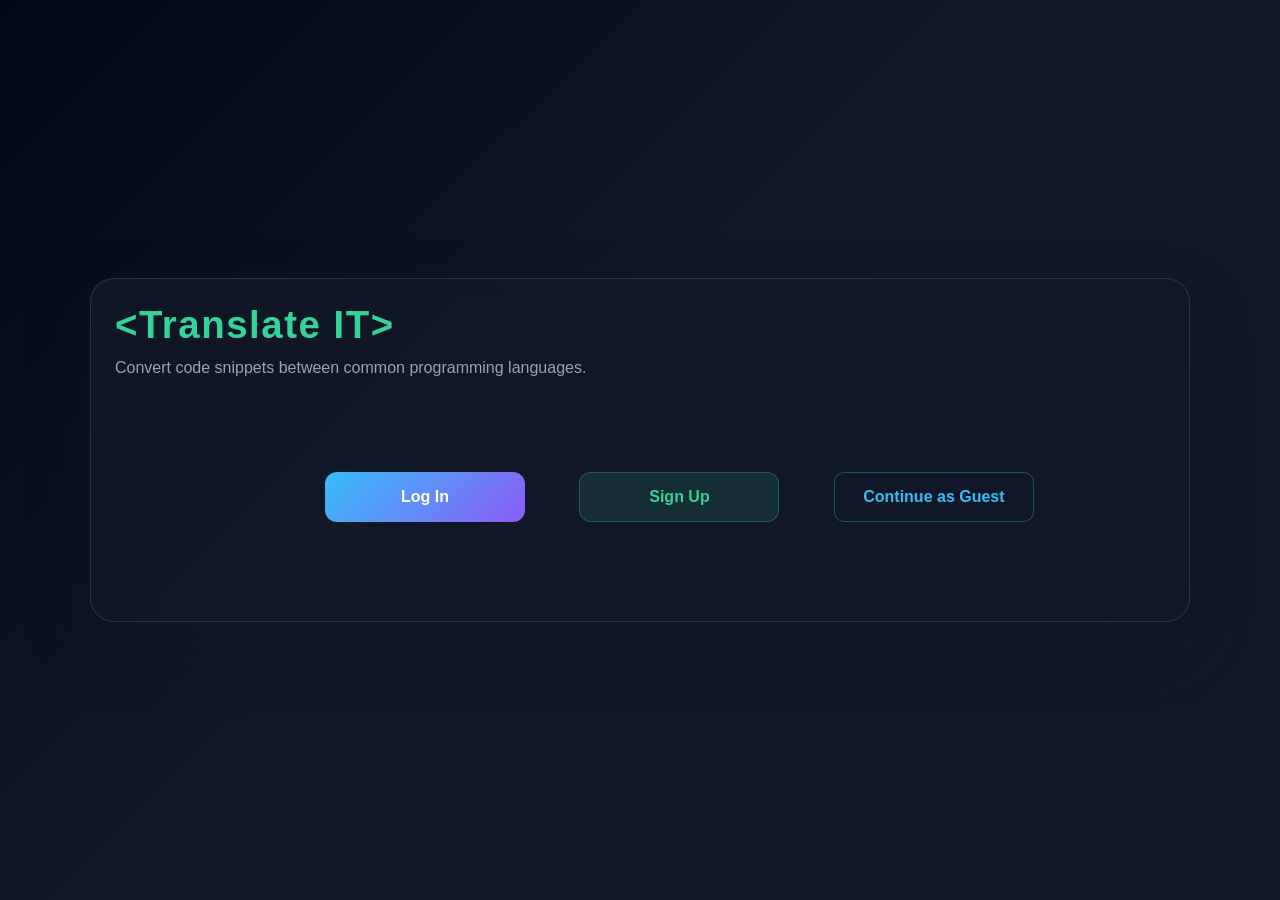
<file: index.html>
<!DOCTYPE html>

    <html lang="en">

    <head>
        <meta charset="UTF-8" />
        <meta name="viewport" content="width=device-width, initial-scale=1.0" />
        <title>&lt;Translate IT&gt; | Home</title>
        <link rel="stylesheet" href="style/externalstyle.css"/>
        <link rel="icon" type="image/png" href="images/logo.png">
        

        <style>

            #logInBtn, #signInBtn{
                margin-right: 50px;
                margin-top: 75px;
                margin-bottom: 75px;
                height: 50px;
                width: 200px;
            }

            #guestBtn{
                height: 50px;
                width: 200px;
            }

            #logInBtn{
                margin-left: 20%;
            }

            #buttons{
                width: 100%;
                justify-content: center;
                align-items: center;
            }





        </style>

    </head>
    
    <body>

        <div class="app">

            <h1>&lt;<span class="title"></span>Translate IT</span>&gt;</h1>

            <p class="subtitle">Convert code snippets between common programming languages.</p>

            
            <div id="buttons">

                <a  href="login.html"><button class="primary-btn" id="logInBtn">Log In</button></a>
                <a  href="signup.html"><button class="secondary-btn" id="signInBtn" type="button">Sign Up</button></a>
                <a  href="translate.html"><button class="sample-btn" id="guestBtn">Continue as Guest</button></a>

            </div>

            
            
        </div>

    </body>
</html>
</file>
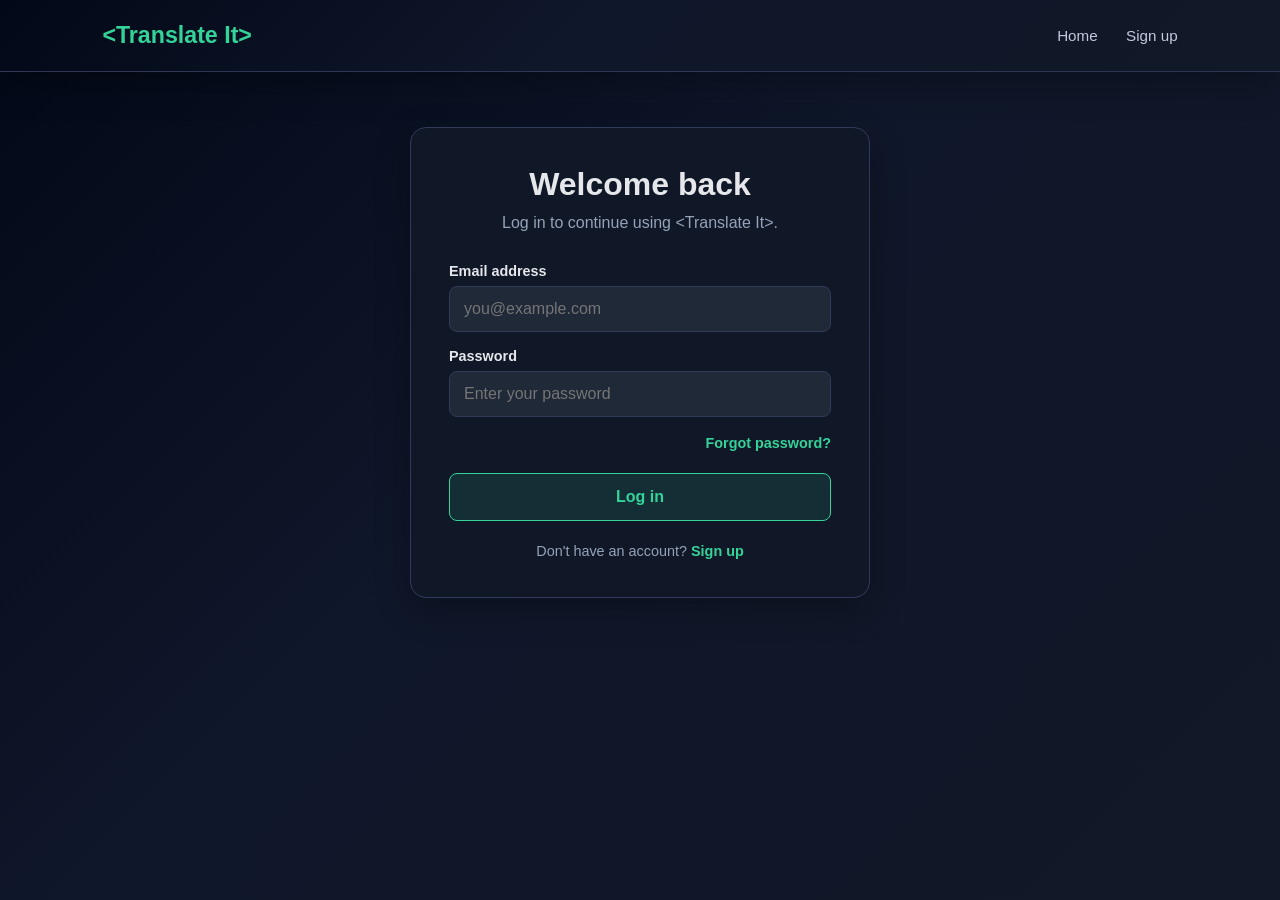
<file: login.html>
<!DOCTYPE html>
<html lang="en">
<head>
	<meta charset="UTF-8">
	<meta name="viewport" content="width=device-width, initial-scale=1.0">
    <link rel="icon" type="image/png" href="images/logo.png">
	<title>&lt;Translate It&gt; | Log In</title>
	<style>
		:root {
			--panel-2: #1f2937;
			--primary: #38bdf8;
			--primary-2: #8b5cf6;
			--text: #e5e7eb;
			--muted: #94a3b8;
			--accent: #34d399;
		}

		* { box-sizing: border-box; }

		body {
			margin: 0;
			min-height: 100vh;
			font-family: Arial, sans-serif;
			color: var(--text);
			background: linear-gradient(135deg, #020817, #0f172a 45%, #111827);
		}

		header {
			display: flex;
			justify-content: space-between;
			align-items: center;
			padding: 22px 8%;
			background: linear-gradient(135deg, #020817, #0f172a 45%, #111827);
			border-bottom: 1px solid #2d3754;
			box-shadow: 0 12px 35px rgba(0, 0, 0, 0.28);
		}

		.brand {
			color: var(--accent);
			font-size: 1.45rem;
			font-weight: 700;
			text-decoration: none;
		}

		nav a {
			margin-left: 24px;
			color: #c1c9dc;
			font-size: 0.95rem;
			text-decoration: none;
		}

		nav a:hover { color: var(--accent); transition: color 0.75s ease-in-out; }

		main {
			display: flex;
			justify-content: center;
			align-items: center;
			padding: 55px 20px;
		}

		.card {
			width: 100%;
			max-width: 460px;
			padding: 38px;
			background: rgba(17, 24, 39, 0.9);
			border: 1px solid #303b5b;
			border-radius: 16px;
			box-shadow: 0 12px 35px rgba(0, 0, 0, 0.28);
		}

		h1 { margin: 0 0 8px; text-align: center; font-size: 2rem; }
		.intro { margin: 0 0 28px; color: var(--muted); text-align: center; line-height: 1.5; }
		label { display: block; margin: 16px 0 7px; font-size: 0.9rem; font-weight: 600; }

		input {
			width: 100%;
			padding: 13px 14px;
			border: 1px solid #303b5b;
			border-radius: 8px;
			background: var(--panel-2);
			color: var(--text);
			font-size: 1rem;
		}

		input:focus { outline: 3px solid var(--primary-2); border-color: var(--primary); }

		.forgot, .signup { color: var(--muted); text-align: center; font-size: 0.9rem; }
		.forgot { margin: 18px 0 22px; text-align: right; }
		.forgot a, .signup a { color: var(--accent); text-decoration: none; font-weight: 600; }
		.forgot a:hover, .signup a:hover { color: var(--primary-2); transition: color 0.75s ease-in-out; }

		button {
			width: 100%;
			padding: 14px;
			border: 1px solid var(--accent);
			border-radius: 8px;
			background: rgba(52, 211, 153, 0.12);
			color: var(--accent);
			font-size: 1rem;
			font-weight: 700;
			cursor: pointer;
			transition: background 0.75s ease-in-out, color 0.75s ease-in-out;
		}

		button:hover { background: var(--primary-2); color: var(--text); border-color: var(--primary-2); }
		.signup { margin: 22px 0 0; }

		@media (max-width: 520px) {
			header { padding: 18px 5%; }
			nav a { margin-left: 12px; }
			.card { padding: 28px 22px; }
		}
	</style>
</head>
<body>
	<header>
		<a class="brand" href="index.html">&lt;Translate It&gt;</a>
		<nav aria-label="Main navigation">
			<a href="index.html">Home</a>
			<a href="signup.html">Sign up</a>
		</nav>
	</header>

	<main>
		<section class="card" aria-labelledby="login-title">
			<h1 id="login-title">Welcome back</h1>
			<p class="intro">Log in to continue using &lt;Translate It&gt;.</p>
			<form action="#" method="post">
				<label for="email">Email address</label>
				<input type="email" id="email" name="email" autocomplete="email" placeholder="you@example.com" required>
				<label for="password">Password</label>
				<input type="password" id="password" name="password" autocomplete="current-password" placeholder="Enter your password" required>
				<p class="forgot"><a href="#">Forgot password?</a></p>
				<button type="submit">Log in</button>
			</form>
			<p class="signup">Don't have an account? <a href="signup.html">Sign up</a></p>
		</section>
	</main>
	<script>
		document.querySelector('form').addEventListener('submit', function (event) {
			event.preventDefault();
			window.location.href = 'translate.html';
		});
	</script>
</body>
</html>
</file>
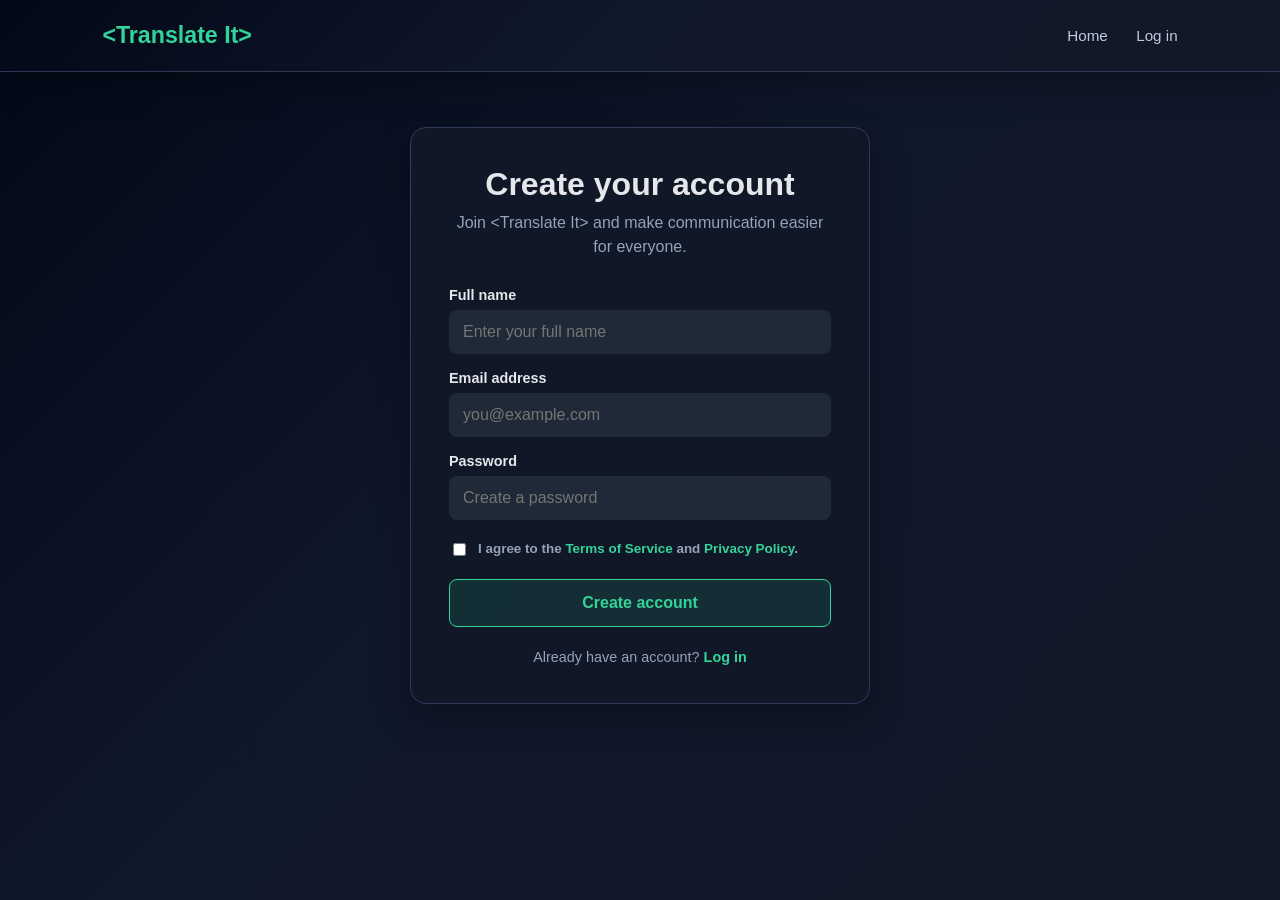
<file: signup.html>
<!DOCTYPE html>
<html lang="en">
<head>
  <meta charset="UTF-8">
  <meta name="viewport" content="width=device-width, initial-scale=1.0">
  <link rel="icon" type="image/png" href="images/logo.png">
 
  <title>&lt;Translate It&gt; | Sign Up</title>
  <style>
    :root {
      --bg: #0f172a;
      --panel: #111827;
      --panel-2: #1f2937;
      --primary: #38bdf8;
      --primary-2: #8b5cf6;
      --text: #e5e7eb;
      --muted: #94a3b8;
      --accent: #34d399;
      --danger: #f87171;
      --shadow: rgba(15, 23, 42, 0.45);
    }

    * {
      box-sizing: border-box;
    }

    body {
      margin: 0;
      min-height: 100vh;
      font-family: Arial, sans-serif;
      color: var(--text);
      background: linear-gradient(135deg, #020817, #0f172a 45%, #111827);
    }

    header {
      display: flex;
      justify-content: space-between;
      align-items: center;
      padding: 22px 8%;
      background: linear-gradient(135deg, #020817, #0f172a 45%, #111827);
      border-bottom: 1px solid #2d3754;
      box-shadow: 0 12px 35px rgba(0, 0, 0, 0.28);
    }

    .brand {
      color: var(--accent);
      font-size: 1.45rem;
      font-weight: 700;
      text-decoration: none;
    }

    nav a {
      margin-left: 24px;
      color: #c1c9dc;
      font-size: 0.95rem;
      text-decoration: none;
    }

    nav a:hover {
      color: var(--accent);
      transition: color 0.75s ease-in-out;
    }

    main {
      display: flex;
      justify-content: center;
      align-items: center;
      padding: 55px 20px;
    }

    .card {
      width: 100%;
      max-width: 460px;
      padding: 38px;
      background: rgba(17, 24, 39, 0.9);
      border: 1px solid #303b5b;
      border-radius: 16px;
      box-shadow: 0 12px 35px rgba(0, 0, 0, 0.28);
    }

    h1 {
      margin: 0 0 8px;
      text-align: center;
      font-size: 2rem;
    }

    .intro {
      margin: 0 0 28px;
      color: var(--muted);
      text-align: center;
      line-height: 1.5;
    }

    label {
      display: block;
      margin: 16px 0 7px;
      font-size: 0.9rem;
      font-weight: 600;
    }

    input {
      width: 100%;
      padding: 13px 14px;
      border: 1px solid var(--border);
      border-radius: 8px;
      background: var(--panel-2);
      color: var(--text);
      font-size: 1rem;
    }

    input:focus {
      outline: 3px solid var(--primary-2);
      border-color: var(--primary);
    }

    .terms {
      display: flex;
      align-items: flex-start;
      gap: 9px;
      margin: 20px 0;
      color: var(--muted);
      font-size: 0.84rem;
      line-height: 1.4;
    }

    .terms input {
      width: auto;
      margin-top: 3px;
      accent-color: var(--primary);
    }

    .terms a,
    .login a {
      color: var(--accent);
      text-decoration: none;
      font-weight: 600;
    }

    .terms a:hover,
    .login a:hover {
        color: var(--primary-2);
        transition: color 0.75s ease-in-out;
    }

    button {
      width: 100%;
      padding: 14px;
      border: 1px solid var(--accent);
      border-radius: 8px;
      background: rgba(52, 211, 153, 0.12);
      color: var(--accent);
      font-size: 1rem;
      font-weight: 700;
      cursor: pointer;
      transition: background 0.75s ease-in-out, color 0.75s ease-in-out;
    }

    button:hover {
      background: var(--primary-2);
      color: var(--text);
      opacity: 0.96;
      border-color: var(--primary-2);
    }

    .login {
      margin: 22px 0 0;
      color: var(--muted);
      text-align: center;
      font-size: 0.9rem;
    }

    @media (max-width: 520px) {
      header {
        padding: 18px 5%;
      }

      nav a {
        margin-left: 12px;
      }

      .card {
        padding: 28px 22px;
      }
    }
  </style>
</head>
<body>
  <header>
    <a class="brand" href="index.html">&lt;Translate It&gt;</a>
    <nav aria-label="Main navigation">
      <a href="index.html">Home</a>
      <a href="login.html">Log in</a>
    </nav>
  </header>

  <main>
    <section class="card" aria-labelledby="signup-title">
      <h1 id="signup-title">Create your account</h1>
      <p class="intro">Join &lt;Translate It&gt; and make communication easier for everyone.</p>
      <form action="#" method="post">
        <label for="name">Full name</label>
        <input type="text" id="name" name="name" autocomplete="name" placeholder="Enter your full name" required>
        <p id="usernameDisplay" class="username-display" aria-live="polite"></p>
        <label for="email">Email address</label>
        <input type="email" id="email" name="email" autocomplete="email" placeholder="you@example.com" required>
        <label for="password">Password</label>
        <input type="password" id="password" name="password" autocomplete="new-password" placeholder="Create a password" minlength="8" required>
        <label class="terms"><input type="checkbox" required> <span>I agree to the <a href="terms.html">Terms of Service</a> and <a href="privacy.html">Privacy Policy</a>.</span></label>
        <button type="submit">Create account</button>
      </form>
      <p class="login">Already have an account? <a href="login.html">Log in</a></p>
    </section>
  </main>
  <script>
    const nameInput = document.getElementById('name');
    const usernameDisplay = document.getElementById('usernameDisplay');

    nameInput.addEventListener('input', function () {
      usernameDisplay.textContent = this.value.trim()
        ? 'Username: ' + this.value.trim()
        : '';
    });

    document.querySelector('form').addEventListener('submit', function (event) {
      event.preventDefault();
      const username = nameInput.value.trim();
      localStorage.setItem('translateItUsername', username);
      window.location.href = 'translate.html?username=' + encodeURIComponent(username);
    });
  </script>
</body>
</html>
</file>
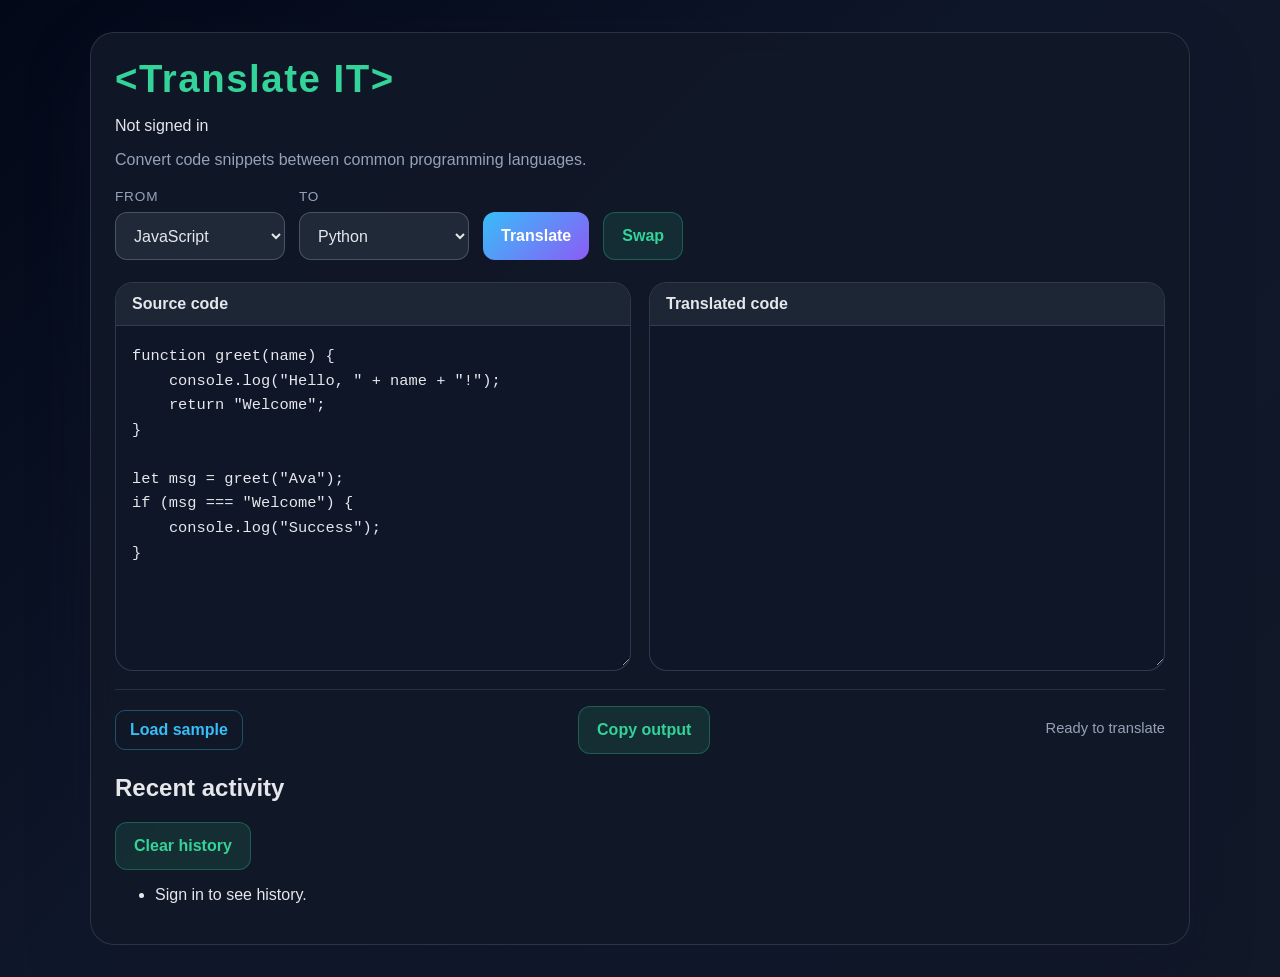
<file: translate.html>
<!DOCTYPE html>

    <html lang="en">

    <head>
        <meta charset="UTF-8" />
        <meta name="viewport" content="width=device-width, initial-scale=1.0" />
        <title>&lt;Translate It&gt; | Translate</title>
        <link rel="stylesheet" href="style/externalstyle.css"/>
        <link rel="icon" type="image/png" href="images/logo.png">

        <style>

            

         </style>

    </head>
    
    <body>

        <div class="app">

            <h1>&lt;<span class="title"></span>Translate IT</span>&gt;</h1>
            <p class="sign-in-status" id="signInStatus">Not signed in</p>

            <p class="subtitle">Convert code snippets between common programming languages.</p>

            <div class="controls">
            <div class="field">
                <label for="fromLang">From</label>
                <select id="fromLang">
                <option value="javascript">JavaScript</option>
                <option value="python">Python</option>
                <option value="java">Java</option>
                <option value="csharp">C#</option>
                <option value="cpp">C++</option>
                <option value="php">PHP</option>
                <option value="ruby">Ruby</option>
                </select>
            </div>

            <div class="field">
                <label for="toLang">To</label>
                <select id="toLang">
                <option value="python">Python</option>
                <option value="javascript">JavaScript</option>
                <option value="java">Java</option>
                <option value="csharp">C#</option>
                <option value="cpp">C++</option>
                <option value="php">PHP</option>
                <option value="ruby">Ruby</option>
                </select>
            </div>

            <button class="primary-btn" id="translateBtn">Translate</button>
            <button class="secondary-btn" id="swapBtn" type="button">Swap</button>
            </div>

            <div class="editor-grid">
            <div class="panel">
                <div class="panel-header">
                <span>Source code</span>
                </div>
                <textarea id="inputCode" spellcheck="false">
function greet(name) {
    console.log("Hello, " + name + "!");
    return "Welcome";
}
        
let msg = greet("Ava");
if (msg === "Welcome") {
    console.log("Success");
}
                </textarea>
            </div>

            <div class="panel">
                <div class="panel-header">
                <span>Translated code</span>
                </div>
                <textarea id="outputCode" spellcheck="false" readonly></textarea>
            </div>
            </div>

            <div class="sample-row">
            <button class="sample-btn" id="sampleBtn">Load sample</button>
            <button class="secondary-btn" id="copyBtn" type="button">Copy output</button>
            <div class="status" id="statusText">Ready to translate</div>
            </div>

            <div id="historySection" hidden>
                <h2>Recent activity</h2>
                <button class="secondary-btn" id="clearHistoryBtn" type="button">Clear history</button>
                <ul id="historyList"></ul>
            </div>
        </div>

        <script>
            const inputCode = document.getElementById("inputCode");
            const outputCode = document.getElementById("outputCode");
            const fromLang = document.getElementById("fromLang");
            const toLang = document.getElementById("toLang");
            const statusText = document.getElementById("statusText");
            const signInStatus = document.getElementById("signInStatus");
            const historySection = document.getElementById("historySection");
            const historyList = document.getElementById("historyList");
            const historyKey = "translateItActivity";

            function getActivity() {
                try {
                    const activity = JSON.parse(sessionStorage.getItem(historyKey) || "[]");
                    return Array.isArray(activity) ? activity : [];
                } catch {
                    return [];
                }
            }

            function renderHistory() {
                const signedIn = Boolean(getSignedInUsername());
                historySection.hidden = false;
                if (!signedIn) {
                    historyList.innerHTML = "<li>Sign in to see history.</li>";
                    return;
                }
                const activity = getActivity();
                historyList.innerHTML = activity.length
                    ? activity.map(item => `<li>${item.time} — ${item.action}</li>`).join("")
                    : "<li>No recent activity.</li>";
            }

            function recordActivity(action) {
                if (!getSignedInUsername()) return;
                const activity = getActivity();
                activity.unshift({
                    action,
                    time: new Date().toLocaleString()
                });
                sessionStorage.setItem(historyKey, JSON.stringify(activity.slice(0, 50)));
                renderHistory();
            }

            function getSignedInUsername() {
                const params = new URLSearchParams(window.location.search);
                const guest = params.get("guest") === "true" || params.get("mode") === "guest" ||
                    localStorage.getItem("translateItGuest") === "true" ||
                    sessionStorage.getItem("translateItGuest") === "true";
                if (guest) {
                    const accountKeys = ["translateItUsername", "username", "userName", "currentUser",
                        "loggedInUser", "loggedInUsername", "user", "account"];
                    accountKeys.forEach(key => {
                        localStorage.removeItem(key);
                        sessionStorage.removeItem(key);
                    });
                    localStorage.removeItem(historyKey);
                    sessionStorage.removeItem(historyKey);
                    return "";
                }
                const usernameFromUrl = params.get("username");
                if (usernameFromUrl) {
                    sessionStorage.setItem("translateItUsername", usernameFromUrl);
                    return usernameFromUrl;
                }

                const keys = ["translateItUsername", "username", "userName", "currentUser", "loggedInUser", "loggedInUsername", "user", "account"];
                for (const storage of [localStorage, sessionStorage]) {
                    for (const key of keys) {
                        const value = storage.getItem(key);
                        if (!value) continue;
                        try {
                            const user = JSON.parse(value);
                            if (typeof user === "string") return user;
                            if (!user || typeof user !== "object") continue;
                            const name = user.username || user.userName || user.displayName || user.name || user.fullName || user.email;
                            if (name) return name;
                        } catch {
                            return value;
                        }
                    }
                }
                return "";
            }

            function updateSignInStatus() {
                const username = getSignedInUsername();
                signInStatus.textContent = username || "Not signed in";
                renderHistory();
            }

            updateSignInStatus();
            window.addEventListener("storage", updateSignInStatus);
            window.addEventListener("userLoggedIn", updateSignInStatus);
            window.addEventListener("userSignedUp", updateSignInStatus);
            setInterval(updateSignInStatus, 500);

            // Keep activity and account data limited to this tab and clear it when leaving.
            window.addEventListener("pagehide", () => {
                sessionStorage.removeItem(historyKey);
                ["translateItUsername", "username", "userName", "currentUser", "loggedInUser",
                    "loggedInUsername", "user", "account"].forEach(key => {
                    localStorage.removeItem(key);
                    sessionStorage.removeItem(key);
                });
            });

            function translateCode(code, from, to) {
                if (from === to) return code;

                // Normalize every supported source language, then render the target syntax.
                let normalized = code
                    .replace(/System\.out\.println\((.*?)\);?/g, "console.log($1);")
                    .replace(/Console\.WriteLine\((.*?)\);?/g, "console.log($1);")
                    .replace(/std::cout\s*<<\s*(.*?)\s*<<\s*std::endl\s*;?/g, "console.log($1);")
                    .replace(/echo\s+(.+?);?/g, "console.log($1);")
                    .replace(/^\s*puts\s+(.+?);?\s*$/gm, "console.log($1);")
                    .replace(/(?:public\s+)?static\s+void\s+(\w+)\s*\((.*?)\)\s*\{/g, "function $1($2) {")
                    .replace(/(?:public|private|protected)?\s*(?:static\s+)?(?:String|int|double|float|bool|boolean|var|auto|std::string)\s+(\w+)\s*=\s*/g, "let $1 = ")
                    .replace(/print\((.*?)\)/g, "console.log($1);")
                    .replace(/def\s+(\w+)\s*\((.*?)\):/g, "function $1($2) {")
                    .replace(/^\s*if\s+(.+?):\s*$/gm, "if ($1) {")
                    .replace(/^\s*else:\s*$/gm, "} else {")
                    .replace(/\b(?:let|const|var)\s+/g, "let ")
                    .replace(/===/g, "==");

                if (to === "python") {
                    let depth = 0;
                    return normalized.split("\n").map(line => {
                        const trimmed = line.trim();
                        if (!trimmed) return "";
                        if (trimmed.startsWith("}")) depth = Math.max(0, depth - 1);
                        if (trimmed === "}") return "";
                        const result = trimmed
                            .replace(/^function\s+(\w+)\s*\((.*?)\)\s*\{?$/, "def $1($2):")
                            .replace(/^if\s*\((.*?)\)\s*\{?$/, "if $1:")
                            .replace(/^\}\s*else\s*\{?$/, "else:")
                            .replace(/^console\.log\((.*?)\);?$/, "print($1)")
                            .replace(/^let\s+/, "")
                            .replace(/;$/, "")
                            .replace(/==+/g, "==");
                        const output = "    ".repeat(depth) + result;
                        if (trimmed.endsWith("{")) depth++;
                        return output;
                    }).filter(Boolean).join("\n");
                }

                if (to === "java") {
                    return normalized
                        .replace(/function\s+(\w+)\s*\((.*?)\)\s*\{/g, "public static void $1($2) {")
                        .replace(/console\.log\((.*?)\);?/g, "System.out.println($1);")
                        .replace(/\blet\s+/g, "var ");
                }

                if (to === "csharp") {
                    return normalized
                        .replace(/function\s+(\w+)\s*\((.*?)\)\s*\{/g, "static void $1($2) {")
                        .replace(/console\.log\((.*?)\);?/g, "Console.WriteLine($1);")
                        .replace(/\blet\s+/g, "var ");
                }

                if (to === "cpp") {
                    return normalized
                        .replace(/function\s+(\w+)\s*\((.*?)\)\s*\{/g, "int $1($2) {")
                        .replace(/console\.log\((.*?)\);?/g, "std::cout << $1 << std::endl;")
                        .replace(/\blet\s+/g, "auto ");
                }

                if (to === "php") {
                    return normalized
                        .replace(/function\s+(\w+)\s*\((.*?)\)\s*\{/g, "function $1($2) {")
                        .replace(/console\.log\((.*?)\);?/g, "echo $1;")
                        .replace(/\blet\s+/g, "\$");
                }

                if (to === "ruby") {
                    return normalized
                        .replace(/function\s+(\w+)\s*\((.*?)\)\s*\{/g, "def $1($2)")
                        .replace(/\}\s*else\s*\{/g, "else")
                        .replace(/if\s*\((.*?)\)\s*\{/g, "if $1")
                        .replace(/console\.log\((.*?)\);?/g, "puts $1")
                        .replace(/\blet\s+/g, "")
                        .replace(/\s*\}/g, "\nend")
                        .replace(/;\s*/g, "\n");
                }

                return normalized;
            }

            document.getElementById("translateBtn").addEventListener("click", () => {
                outputCode.value = translateCode(inputCode.value, fromLang.value, toLang.value);
                statusText.textContent = "Translation complete";
                recordActivity(`Translated ${fromLang.options[fromLang.selectedIndex].text} to ${toLang.options[toLang.selectedIndex].text}`);
            });

            document.getElementById("swapBtn").addEventListener("click", () => {
                const language = fromLang.value;
                fromLang.value = toLang.value;
                toLang.value = language;
                const code = inputCode.value;
                inputCode.value = outputCode.value;
                outputCode.value = code;
                statusText.textContent = "Languages swapped";
                recordActivity(`Swapped ${fromLang.options[fromLang.selectedIndex].text} and ${toLang.options[toLang.selectedIndex].text}`);
            });

            document.getElementById("sampleBtn").addEventListener("click", () => {
                inputCode.value = 'function greet(name) {\n    console.log("Hello, " + name + "!");\n    return "Welcome";\n}';
                outputCode.value = "";
                statusText.textContent = "Sample loaded";
                recordActivity("Loaded a sample");
            });

            document.getElementById("copyBtn").addEventListener("click", () => {
                navigator.clipboard.writeText(outputCode.value);
                statusText.textContent = "Output copied";
                recordActivity("Copied translated output");
            });

            document.getElementById("clearHistoryBtn").addEventListener("click", () => {
                sessionStorage.removeItem(historyKey);
                renderHistory();
            });
        </script>

    </body>

</html>
</file>
<file: style/externalstyle.css>
:root {
    --bg: #0f172a;
    --panel: #111827;
    --panel-2: #1f2937;
    --primary: #38bdf8;
    --primary-2: #8b5cf6;
    --text: #e5e7eb;
    --muted: #94a3b8;
    --accent: #34d399;
    --danger: #f87171;
    --shadow: rgba(15, 23, 42, 0.45);
}

* {
    box-sizing: border-box;
}

body {
    margin: 0;
    font-family: "Segoe UI", Tahoma, Geneva, Verdana, sans-serif;
    background: linear-gradient(135deg, #020817, #0f172a 45%, #111827);
    color: var(--text);
    min-height: 100vh;
    display: flex;
    justify-content: center;
    align-items: center;
    padding: 32px 16px;
}

.app {
    width: min(1100px, 100%);
    background: rgba(17, 24, 39, 0.9);
    border: 1px solid rgba(148, 163, 184, 0.2);
    border-radius: 24px;
    box-shadow: 0 26px 60px var(--shadow);
    padding: 24px;
    backdrop-filter: blur(10px);
}

h1 {
    margin: 0 0 12px;
    font-size: clamp(2rem, 3vw, 2.8rem);
    letter-spacing: 0.04em;
    color: var(--accent);
}
.title{
    color: var(--primary);
}

.subtitle {
    margin: 0 0 20px;
    color: var(--muted);
    font-size: 1rem;
}

.controls {
    display: flex;
    flex-wrap: wrap;
    gap: 14px;
    align-items: end;
    margin-bottom: 18px;
}

.field {
    display: flex;
    flex-direction: column;
    min-width: 170px;
    gap: 8px;
}

label {
    color: var(--muted);
    font-size: 0.85rem;
    letter-spacing: 0.06em;
    text-transform: uppercase;
}

select, button, textarea {
    font: inherit;
}

select {
    background: var(--panel-2);
    color: var(--text);
    border: 1px solid rgba(148, 163, 184, 0.35);
    border-radius: 12px;
    padding: 12px 14px;
    min-height: 48px;
    outline: none;
}

.primary-btn, .secondary-btn {
    border: none;
    border-radius: 12px;
    min-height: 48px;
    padding: 12px 18px;
    font-weight: 700;
    cursor: pointer;
    transition: transform 0.15s ease, opacity 0.15s ease;
}

.primary-btn {
    background: linear-gradient(135deg, var(--primary), var(--primary-2));
    color: white;
}

.secondary-btn {
    background: rgba(52, 211, 153, 0.12);
    color: var(--accent);
    border: 1px solid rgba(52, 211, 153, 0.3);
}

.primary-btn:hover, .secondary-btn:hover, .sampleBtn:hover{
    transform: translateY(-1px);
    opacity: 0.96;
}

.editor-grid {
    display: grid;
    grid-template-columns: 1fr 1fr;
    gap: 18px;
    margin-top: 22px;
}

.panel {
    background: rgba(15, 23, 42, 0.7);
    border: 1px solid rgba(148, 163, 184, 0.25);
    border-radius: 18px;
    overflow: hidden;
}

.panel-header {
    display: flex;
    align-items: center;
    justify-content: space-between;
    padding: 12px 16px;
    background: rgba(31, 41, 55, 0.9);
    border-bottom: 1px solid rgba(148, 163, 184, 0.18);
    font-weight: 600;
}

textarea {
    width: 100%;
    min-height: 340px;
    resize: vertical;
    border: none;
    background: transparent;
    color: var(--text);
    padding: 18px 16px 20px;
    line-height: 1.6;
    font-family: "Consolas", "Monaco", monospace;
    font-size: 0.96rem;
    outline: none;
}

.sample-row {
    display: flex;
    align-items: center;
    justify-content: space-between;
    gap: 12px;
    margin-top: 18px;
    padding-top: 16px;
    border-top: 1px solid rgba(148, 163, 184, 0.18);
}

.sample-btn {
    background: transparent;
    color: var(--primary);
    border: 1px solid rgba(56, 189, 248, 0.35);
    border-radius: 10px;
    padding: 10px 14px;
    cursor: pointer;
    font-weight: 600;
}


.status {
    color: var(--muted);
    font-size: 0.92rem;
    min-height: 20px;
}

@media (max-width: 780px) {
    .editor-grid {
        grid-template-columns: 1fr;
}

.controls {
    flex-direction: column;
    align-items: stretch;
}

.field {
    width: 100%;
}

.sample-row {
    flex-direction: column;
    align-items: flex-start;
}
}
</file>
